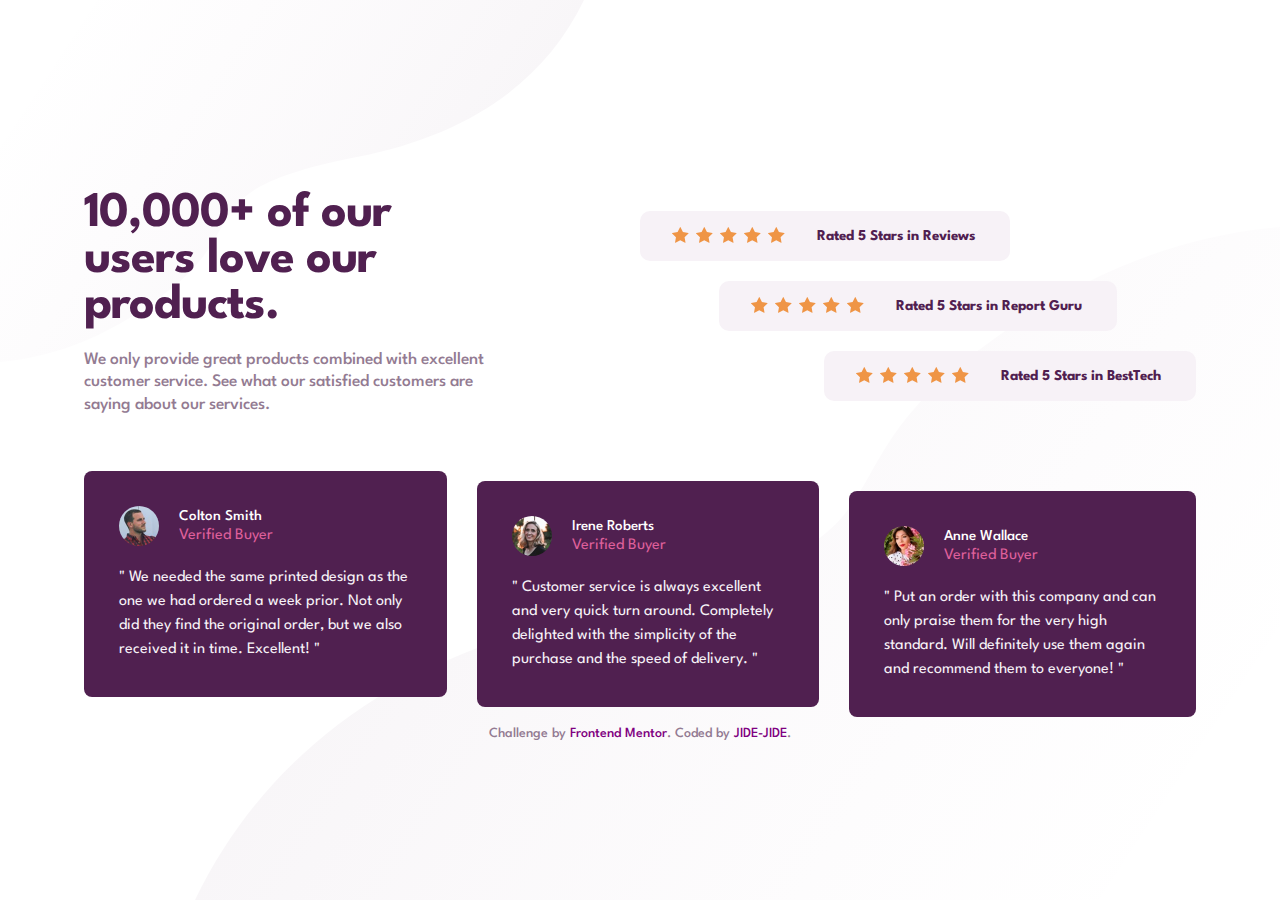
<file: index.html>
<!DOCTYPE html>
<html lang="en">

<head>
  <meta charset="UTF-8" />
  <meta name="viewport" content="width=device-width, initial-scale=1.0" />
  <!-- displays site properly based on user's device -->
  <link rel="icon" type="image/png" sizes="32x32" href="./images/favicon-32x32.png" />
  <link href="https://fonts.googleapis.com/css2?family=League+Spartan:wght@400;500;700;800&display=swap" rel="stylesheet">
  <link rel="stylesheet" href="styles/styles.css">
  <title>Frontend Mentor | Social proof section</title>
</head>

<body>
  <section class="social-proof-card">
    <div class="grid">
      <div class="social-proof-header">
        <h1 class="header-title"> 10,000+ of our users love our products.</h1>
        <p class="header-description">
          We only provide great products combined with excellent customer service.
          See what our satisfied customers are saying about our services.
        </p>
      </div>
      <div class="social-proof-ratings">
        <div class="ratings">
          <div class="stars">
            <img src="images/icon-star.svg" alt="">
            <img src="images/icon-star.svg" alt="">
            <img src="images/icon-star.svg" alt="">
            <img src="images/icon-star.svg" alt="">
            <img src="images/icon-star.svg" alt="">
          </div>
          <p>Rated 5 Stars in Reviews</p>
        </div>
        <div class="ratings">
          <div class="stars">
            <img src="images/icon-star.svg" alt="">
            <img src="images/icon-star.svg" alt="">
            <img src="images/icon-star.svg" alt="">
            <img src="images/icon-star.svg" alt="">
            <img src="images/icon-star.svg" alt="">
          </div>
          <p>Rated 5 Stars in Report Guru</p>
        </div>
        <div class="ratings">
          <div class="stars">
            <img src="images/icon-star.svg" alt="">
            <img src="images/icon-star.svg" alt="">
            <img src="images/icon-star.svg" alt="">
            <img src="images/icon-star.svg" alt="">
            <img src="images/icon-star.svg" alt="">
          </div>
          <p>Rated 5 Stars in BestTech</p>
        </div>
      </div>
    </div>
    <div class="testimonials-block">
      <div class="testmonial">
        <div class="testimonial-user">
          <img src="images/image-colton.jpg" alt="">
          <div class="testimonial-userinfo">
            <h2 class="testimonial-name">Colton Smith</h2>
            <p class="testimonial-verified">Verified Buyer</p>
          </div>
        </div>
        <blockquote class="testimonial-statement">
          We needed the same printed design as the one we had ordered a week prior.
          Not only did they find the original order, but we also received it in time.
          Excellent!
        </blockquote>
      </div>
      <div class="testmonial">
        <div class="testimonial-user">
          <img src="images/image-irene.jpg" alt="">
          <div class="testimonial-userinfo">
            <h2 class="testimonial-name">Irene Roberts</h2>
            <p class="testimonial-verified">Verified Buyer</p>
          </div>
        </div>
        <blockquote class="testimonial-statement">
          Customer service is always excellent and very quick turn around. Completely
          delighted with the simplicity of the purchase and the speed of delivery.
        </blockquote>
      </div>
      <div class="testmonial">
        <div class="testimonial-user">
          <img src="images/image-anne.jpg" alt="">
          <div class="testimonial-userinfo">
            <h2 class="testimonial-name">Anne Wallace</h2>
            <p class="testimonial-verified">Verified Buyer</p>
          </div>
        </div>
        <blockquote class="testimonial-statement">
          Put an order with this company and can only praise them for the very high
          standard. Will definitely use them again and recommend them to everyone!
        </blockquote>
      </div>
    </div>
  </section>
  <div class="attribution">
    Challenge by
    <a href="https://www.frontendmentor.io?ref=challenge" target="_blank">Frontend Mentor</a>. Coded by <a href="https://www.github.com/jide-jide">JIDE-JIDE</a>.
  </div>
</body>

</html>
</file>
<file: styles/styles.css>
/*variable*/
:root {
  --color-Very-Dark-Magenta: hsl(300, 43%, 22%);
  --color-Soft-Pink: hsl(333, 80%, 67%);
  --color-Dark-Grayish-Magenta: hsl(303, 10%, 53%);
  --color-Light-Grayish-Magenta: hsl(300, 24%, 96%);
  --color-White: hsl(0, 0%, 100%);
  --font-main: 'League Spartan', sans-serif;
}

*,
*::before,
*::after {
  margin: 0;
  padding: 0;
  box-sizing: content-box;
  font-family: var(--font-main);
}

html {
  font-size: 62.5%;
}

body {
  background: url('data:image/svg+xml,<svg width="374" height="232" xmlns="http://www.w3.org/2000/svg"><defs><linearGradient x1="100%" y1="69.24%" x2="9.399%" y2="32.157%" id="a"><stop stop-color="%238A4389" stop-opacity="0" offset="0%"/><stop stop-color="%23512051" offset="100%"/><stop stop-color="%23512051" offset="100%"/><stop stop-color="%23512051" offset="100%"/></linearGradient></defs><path d="M0 232c25.63-53.065 74.118-86.618 145.464-100.66 107.018-21.062 66.506-42.306 119.083-84.466C299.6 18.767 336.083 3.143 374 0v232H0z" transform="rotate(180 187 116)" fill="url(%23a)" fill-rule="evenodd" opacity=".05"/></svg>'),
    url('data:image/svg+xml,<svg width="375" height="503" xmlns="http://www.w3.org/2000/svg"><defs><linearGradient x1="100%" y1="69.237%" x2="9.399%" y2="32.159%" id="a"><stop stop-color="%238A4389" stop-opacity="0" offset="0%"/><stop stop-color="%23512051" offset="100%"/><stop stop-color="%23512051" offset="100%"/><stop stop-color="%23512051" offset="100%"/></linearGradient></defs><path d="M-355 1530c74.356-153.934 215.022-251.268 422-292 310.466-61.099 192.94-122.724 345.47-245.025C514.157 911.442 620 866.116 730 857v673H-355z" transform="translate(0 -1027)" fill="url(%23a)" fill-rule="evenodd" opacity=".05"/></svg>');
  background-repeat: no-repeat, no-repeat;
  background-size: auto, auto;
  background-position: top 0 left 0, bottom 0 left 0;

  margin: 6rem 2.4rem;
  min-height: 100vh;
  display: flex;
  flex-direction: column;
  justify-content: center;
  align-items: center;

}

@media screen and (min-width: 768px) {
  body {
    background: url('data:image/svg+xml,<svg width="584" height="362" xmlns="http://www.w3.org/2000/svg"><defs><linearGradient x1="100%" y1="69.212%" x2="9.399%" y2="32.183%" id="a"><stop stop-color="%238A4389" stop-opacity="0" offset="0%"/><stop stop-color="%23512051" offset="100%"/><stop stop-color="%23512051" offset="100%"/><stop stop-color="%23512051" offset="100%"/></linearGradient></defs><path d="M0 362c40.022-82.8 115.736-135.154 227.141-157.064 167.108-32.864 103.85-66.012 185.949-131.796C467.823 29.284 524.793 4.904 584 0v362H0z" transform="rotate(180 292 181)" fill="url(%23a)" fill-rule="evenodd" opacity=".05"/></svg>'),
      url('data:image/svg+xml,<svg width="1085" height="673" xmlns="http://www.w3.org/2000/svg"><defs><linearGradient x1="100%" y1="69.237%" x2="9.399%" y2="32.159%" id="a"><stop stop-color="%238A4389" stop-opacity="0" offset="0%"/><stop stop-color="%23512051" offset="100%"/><stop stop-color="%23512051" offset="100%"/><stop stop-color="%23512051" offset="100%"/></linearGradient></defs><path d="M355 800c74.356-153.934 215.022-251.268 422-292 310.466-61.099 192.94-122.724 345.47-245.025C1224.157 181.442 1330 136.116 1440 127v673H355z" transform="translate(-355 -127)" fill="url(%23a)" fill-rule="evenodd" opacity=".05"/></svg>');
    background-repeat: no-repeat, no-repeat;
    background-size: auto, auto;
    background-position: top 0 left 0, bottom 0 right 0;
    margin: 0 2.4rem;
  }
}

/*header section*/
.social-proof-header {
  text-align: center;
}

.header-title {
  font-size: 4rem;
  margin: 2rem 0;
  color: var(--color-Very-Dark-Magenta);
  padding: 0 2rem;
  font-weight: 700;
  letter-spacing: -0.1rem;
}

.header-description {
  font-size: 1.75rem;
  line-height: 1.3;
  color: var(--color-Dark-Grayish-Magenta);
  font-weight: 500;
}

@media screen and (min-width: 768px) {
  .social-proof-header {
    text-align: left;
    margin-right: 140px;
  }

  .header-title {
    padding: 0;
    font-size: 5rem;
  }
}

/*ratings section*/
.social-proof-ratings {
  text-align: center;
  margin: 30px 0;
  display: flex;
  flex-direction: column;
}

.ratings {
  background: var(--color-Light-Grayish-Magenta);
  border-radius: 10px;
  margin: 1rem 0;
  height: 60px;
  display: flex;
  flex-direction: column;
  align-items: center;
  justify-content: center;
}

.stars {
  padding: 0 0px;
}

.stars img {
  width: 17px;
  margin: 2px;
}

.ratings p {
  font-size: 1.5rem;
  padding: 5px;
  font-weight: 700;
  color: var(--color-Very-Dark-Magenta);
}

@media screen and (min-width: 768px) {
  .ratings {
    flex-direction: row;
    height: 50px;
    width: auto;
    padding: 0 30px;
  }

  .ratings p {
    padding-left: 3rem;
  }

  .ratings:nth-child(1) {
    place-self: start;
  }

  .ratings:nth-child(2) {
    place-self: center;
  }

  .ratings:nth-child(3) {
    place-self: end;
  }

}

/*Testimonials*/
.testimonials-block {
  display: flex;
  flex-direction: column;
  align-items: center;
}

.testmonial {
  background: var(--color-Very-Dark-Magenta);
  border-radius: 8px;
  padding: 35px;
  color: white;
  margin-bottom: 16px;
}

.testimonial-user {
  display: flex;
  align-items: center;
  padding-bottom: 20px;
}

.testimonial-user img {
  width: 40px;
  border-radius: 50%;
}

.testimonial-name {
  font-size: 1.5rem;
  font-weight: 500;
}

.testimonial-userinfo {
  padding-left: 20px;
}

.testimonial-verified {
  padding-top: .5rem;
  color: var(--color-Soft-Pink);
  font-size: 1.6rem;
  opacity: .9;
}

.testimonial-statement {
  font-size: 1.6rem;
  line-height: 1.5;
  color: var(--color-Light-Grayish-Magenta);
}

.testimonial-statement::before {
  content: '"';
}

.testimonial-statement::after {
  content: '"';
}

@media screen and (min-width: 768px) {

  .testmonial {
    margin-bottom: 0;
  }

  .testmonial:nth-child(2) {
    margin: 0 30px;
  }

  .testimonials-block {
    flex-direction: row;
    margin-top: 10px;
  }

  .testmonial:nth-child(2) {
    margin-top: 20px;
  }

  .testmonial:nth-child(3) {
    margin-top: 40px;
  }
}

/*card*/
.grid {
  display: grid;
}

.social-proof-card {
  max-width: 1112px;
  margin: 10px;
}

@media screen and (min-width: 768px) {

  .grid {
    grid-template-columns: repeat(2, 1fr);

  }
}

/*attribution*/
.attribution {
  font-size: 1.4rem;
  text-align: center;
  font-weight: 500;
  color: var(--color-Dark-Grayish-Magenta);
}

.attribution a {
  color: purple;
  text-decoration: none;
}
</file>
